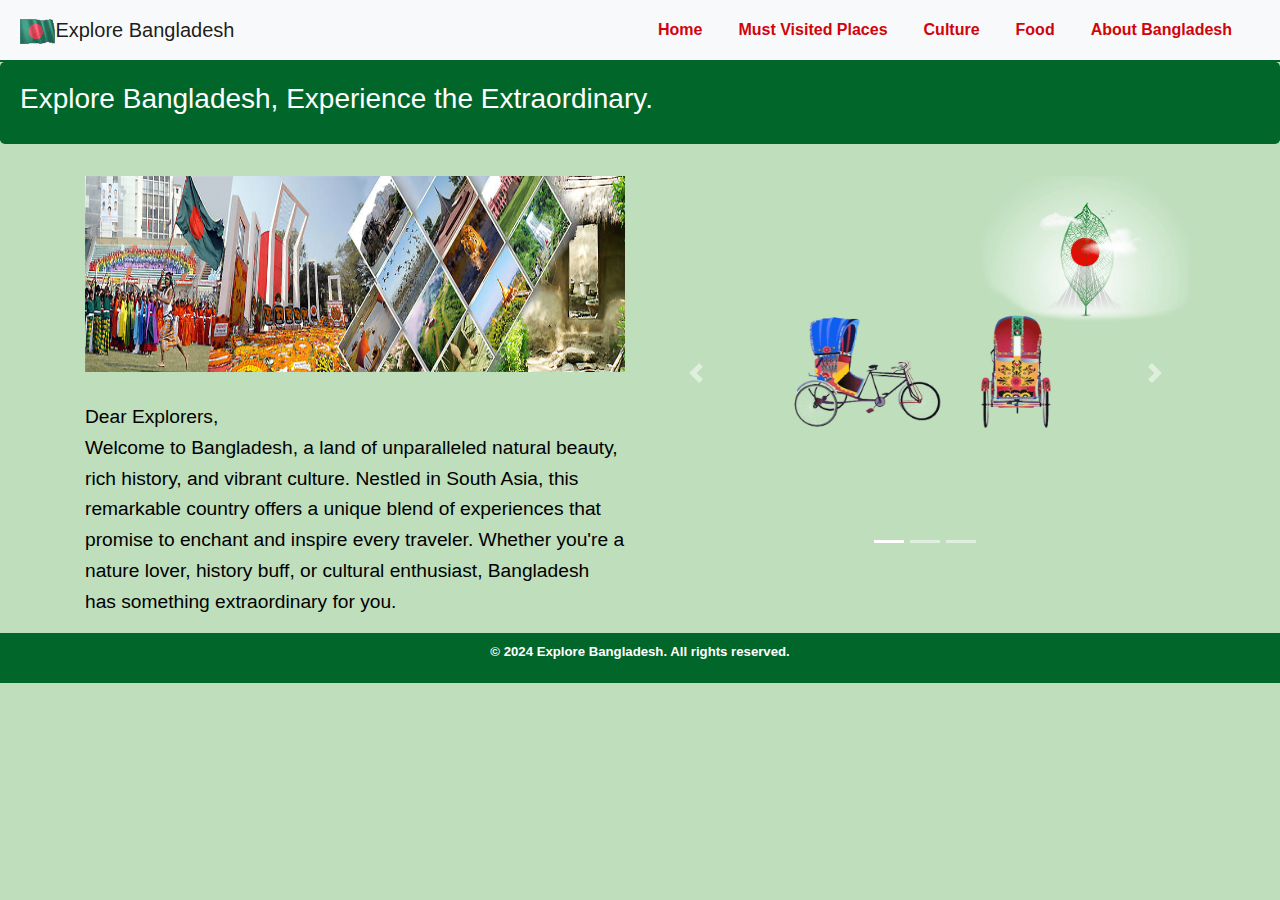
<file: index.html>
<!DOCTYPE html>
<html lang="en">
<head>
    <meta charset="UTF-8">
    <meta name="viewport" content="width=device-width, initial-scale=1.0">
    <title>Home - Explore Bangladesh</title>
    <link rel="stylesheet" href="https://maxcdn.bootstrapcdn.com/bootstrap/4.5.2/css/bootstrap.min.css">
    <link rel="stylesheet" href="styles.css">
</head>
<body>
    
    <!-- Include Navbar -->
    <nav class="navbar navbar-expand-lg navbar-light bg-light">
        <a class="navbar-brand" href="index.html">
            <img src="img/Bangladesh-xs.gif" alt="Logo" style="width: 15%; height: 15%;">Explore Bangladesh</a>
        <button class="navbar-toggler" type="button" data-toggle="collapse" data-target="#navbarNav" aria-controls="navbarNav" aria-expanded="false" aria-label="Toggle navigation">
            <span class="navbar-toggler-icon"></span>
        </button>
        <div class="collapse navbar-collapse" id="navbarNav">
            <ul class="navbar-nav ml-auto">
                <li class="nav-item">
                    <a id="homeLink" class="nav-link" href="index.html">Home</a>
                </li>
                <li class="nav-item">
                    <a class="nav-link" href="visite.html">Must Visited Places</a>
                </li>
                <li class="nav-item">
                    <a class="nav-link" href="culture.html">Culture</a>
                </li>
                <li class="nav-item">
                    <a class="nav-link" href="food.html">Food</a>
                </li>
                <li class="nav-item">
                    <a class="nav-link" href="about.html">About Bangladesh</a>
                </li>
            </ul>
        </div>
    </nav>

    <div class="jumbotron text-center">
        <h3>Explore Bangladesh, Experience the Extraordinary.</h3><br>
    </div>

    <div class="container">
        <div class="row">
            <div class="col-md-6">
                <p>
                    <img src="img/BANGLADESH.jpg" height="196px" width="100%" align="middle"/><br><br>
                    Dear Explorers,<br>
                    Welcome to Bangladesh, a land of unparalleled natural beauty, rich history, and vibrant culture. Nestled in South Asia, this remarkable country offers a unique blend of experiences that promise to enchant and inspire every traveler. Whether you're a nature lover, history buff, or cultural enthusiast, Bangladesh has something extraordinary for you.
                </p>
            </div>
            <div class="col-md-6">
                <div id="carouselExampleIndicators" class="carousel slide" data-ride="carousel" data-interval="1000">
                    <ol class="carousel-indicators">
                        <li data-target="#carouselExampleIndicators" data-slide-to="0" class="active"></li>
                        <li data-target="#carouselExampleIndicators" data-slide-to="1"></li>
                        <li data-target="#carouselExampleIndicators" data-slide-to="2"></li>
                    </ol>
                    <div class="carousel-inner">
                        <div class="carousel-item active">
                            <img class="d-block w-100" src="img/rickshaw(1).png" alt="First slide">
                        </div>
                        <div class="carousel-item">
                            <img class="d-block w-100" src="img/bangladeshi-old-baby-taxi-illustration-600nw-1706300836-removebg-preview.png" alt="Second slide">
                        </div>
                        <div class="carousel-item">
                            <img class="d-block w-100" src="img/doodle-watercolor-sketch-painting-london-symbol-red-bus-vector-illustration_88791-1879-removebg-preview.png" alt="Third slide">
                        </div>
                        <div class="carousel-item">
                            <img class="d-block w-100" src="img/old-vintage-truck-bangladesh_597133-274-removebg-preview.png" alt="Third slide">
                        </div>
                    </div>
                    <a class="carousel-control-prev" href="#carouselExampleIndicators" role="button" data-slide="prev">
                        <span class="carousel-control-prev-icon" aria-hidden="true"></span>
                        <span class="sr-only">Previous</span>
                    </a>
                    <a class="carousel-control-next" href="#carouselExampleIndicators" role="button" data-slide="next">
                        <span class="carousel-control-next-icon" aria-hidden="true"></span>
                        <span class="sr-only">Next</span>
                    </a>
                </div>
            </div>
        </div>
    </div>

    <!-- Footer -->
    <footer id="footer">
        <p><b>&copy; 2024 Explore Bangladesh. All rights reserved.</b></p>
    </footer>

    <!-- Optional JavaScript -->
    <script src="https://code.jquery.com/jquery-3.5.1.slim.min.js"></script>
    <script src="https://cdn.jsdelivr.net/npm/@popperjs/core@2.9.2/dist/umd/popper.min.js"></script>
    <script src="https://maxcdn.bootstrapcdn.com/bootstrap/4.5.2/js/bootstrap.min.js"></script>

    <!-- JavaScript for Autoplaying Audio on Home Link Click -->
    <script>
        document.addEventListener('DOMContentLoaded', function() {
            var homeLink = document.getElementById('homeLink');
            homeLink.addEventListener('click', function(event) {
                event.preventDefault(); // Prevent default link behavior
                var audio = new Audio('img/Amar_Sonar_Bangla_instrumental_by_US_Navy_Band.mp3');
                audio.play().then(function() {
                    console.log('Audio started playing');
                }).catch(function(error) {
                    console.log('Error starting audio: ' + error);
                });
            });
        });
    </script>

</body>
</html>
</file>
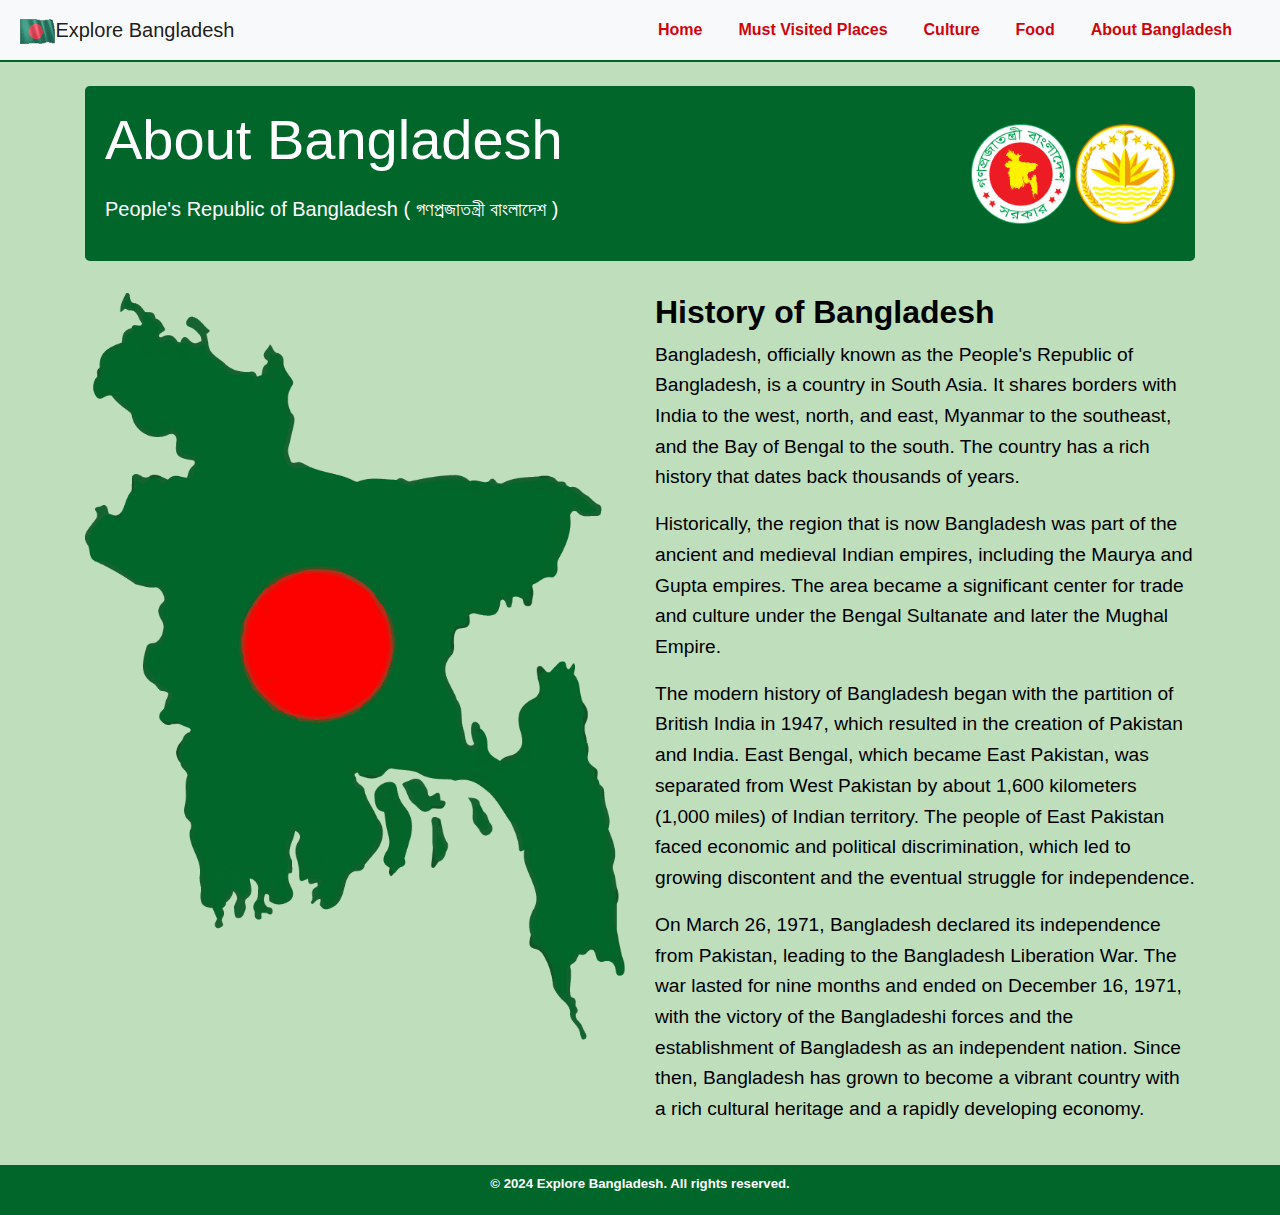
<file: about.html>
<!DOCTYPE html>
<html lang="en">
<head>
    <meta charset="UTF-8">
    <meta name="viewport" content="width=device-width, initial-scale=1.0">
    <title>About Bangladesh - Explore Bangladesh</title>
    <link rel="stylesheet" href="https://maxcdn.bootstrapcdn.com/bootstrap/4.5.2/css/bootstrap.min.css">
    <link rel="stylesheet" href="styles.css">
</head>
<body>
    
    <!-- Include Navbar -->
    <nav class="navbar navbar-expand-lg navbar-light bg-light">
        <a class="navbar-brand" href="index.html">
            <img src="img/Bangladesh-xs.gif" alt="Logo" style="width: 15%; height: 15%;">Explore Bangladesh</a>
        <button class="navbar-toggler" type="button" data-toggle="collapse" data-target="#navbarNav" aria-controls="navbarNav" aria-expanded="false" aria-label="Toggle navigation">
            <span class="navbar-toggler-icon"></span>
        </button>
        <div class="collapse navbar-collapse" id="navbarNav">
            <ul class="navbar-nav ml-auto">
                <li class="nav-item">
                    <a class="nav-link" href="index.html">Home</a>
                </li>
                <li class="nav-item">
                    <a class="nav-link" href="visite.html">Must Visited Places</a>
                </li>
                <li class="nav-item">
                    <a class="nav-link" href="culture.html">Culture</a>
                </li>
                <li class="nav-item">
                    <a class="nav-link" href="food.html">Food</a>
                </li>
                <li class="nav-item">
                    <a class="nav-link" href="about.html">About Bangladesh</a>
                </li>
            </ul>
        </div>
    </nav>

    <!-- About Bangladesh Section -->
    <div class="container mt-4">
        <div class="jumbotron custom-jumbotron d-flex align-items-center">
            <div>
                <h1 class="display-4">About Bangladesh</h1>
                <p class="lead">People's Republic of Bangladesh ( গণপ্রজাতন্ত্রী বাংলাদেশ )</p>
            </div>
            <div class="ml-auto">
                <img src="img/Government_Seal_of_Bangladesh.png" alt="Bangladesh Flag" style="width: 100px; height: 100px;">
                <img src="img/emblem.png" alt="Bangladesh Emblem" style="width: 100px; height: 100px;">
            </div>
        </div>

        <div class="row">
            <div class="col-md-6 mb-4">
                <img src="img/bd flag.png" class="img-fluid rounded" alt="Bangladesh Flag">
            </div>
            <div class="col-md-6 mb-4">
                <h2><b>History of Bangladesh</b></h2>
                <p>Bangladesh, officially known as the People's Republic of Bangladesh, is a country in South Asia. It shares borders with India to the west, north, and east, Myanmar to the southeast, and the Bay of Bengal to the south. The country has a rich history that dates back thousands of years.</p>
                <p>Historically, the region that is now Bangladesh was part of the ancient and medieval Indian empires, including the Maurya and Gupta empires. The area became a significant center for trade and culture under the Bengal Sultanate and later the Mughal Empire.</p>
                <p>The modern history of Bangladesh began with the partition of British India in 1947, which resulted in the creation of Pakistan and India. East Bengal, which became East Pakistan, was separated from West Pakistan by about 1,600 kilometers (1,000 miles) of Indian territory. The people of East Pakistan faced economic and political discrimination, which led to growing discontent and the eventual struggle for independence.</p>
                <p>On March 26, 1971, Bangladesh declared its independence from Pakistan, leading to the Bangladesh Liberation War. The war lasted for nine months and ended on December 16, 1971, with the victory of the Bangladeshi forces and the establishment of Bangladesh as an independent nation. Since then, Bangladesh has grown to become a vibrant country with a rich cultural heritage and a rapidly developing economy.</p>
            </div>
        </div>
    </div>

    <!-- Footer -->
    <footer id="footer">
        <p><b>&copy; 2024 Explore Bangladesh. All rights reserved.</b></p>
    </footer>

    <script src="https://code.jquery.com/jquery-3.5.1.slim.min.js"></script>
    <script src="https://cdn.jsdelivr.net/npm/@popperjs/core@2.9.2/dist/umd/popper.min.js"></script>
    <script src="https://maxcdn.bootstrapcdn.com/bootstrap/4.5.2/js/bootstrap.min.js"></script>
</body>
</html>
</file>
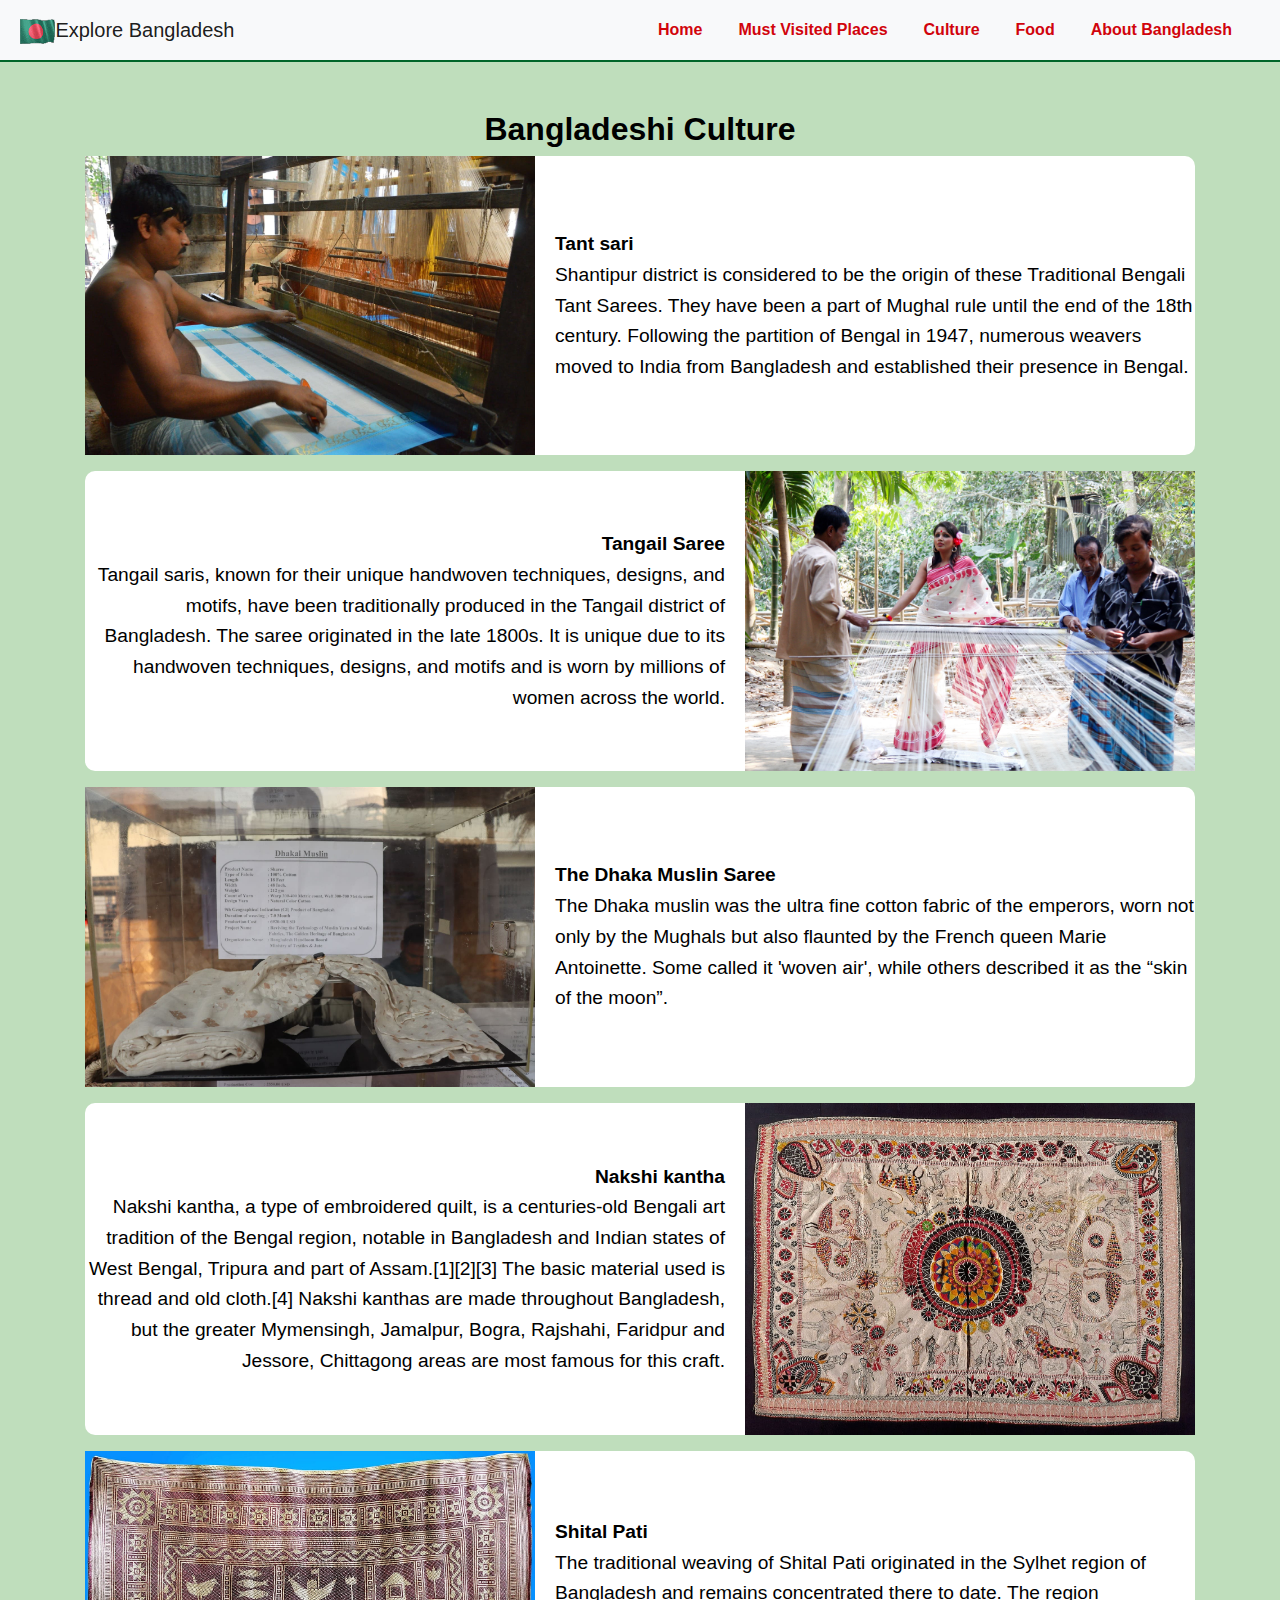
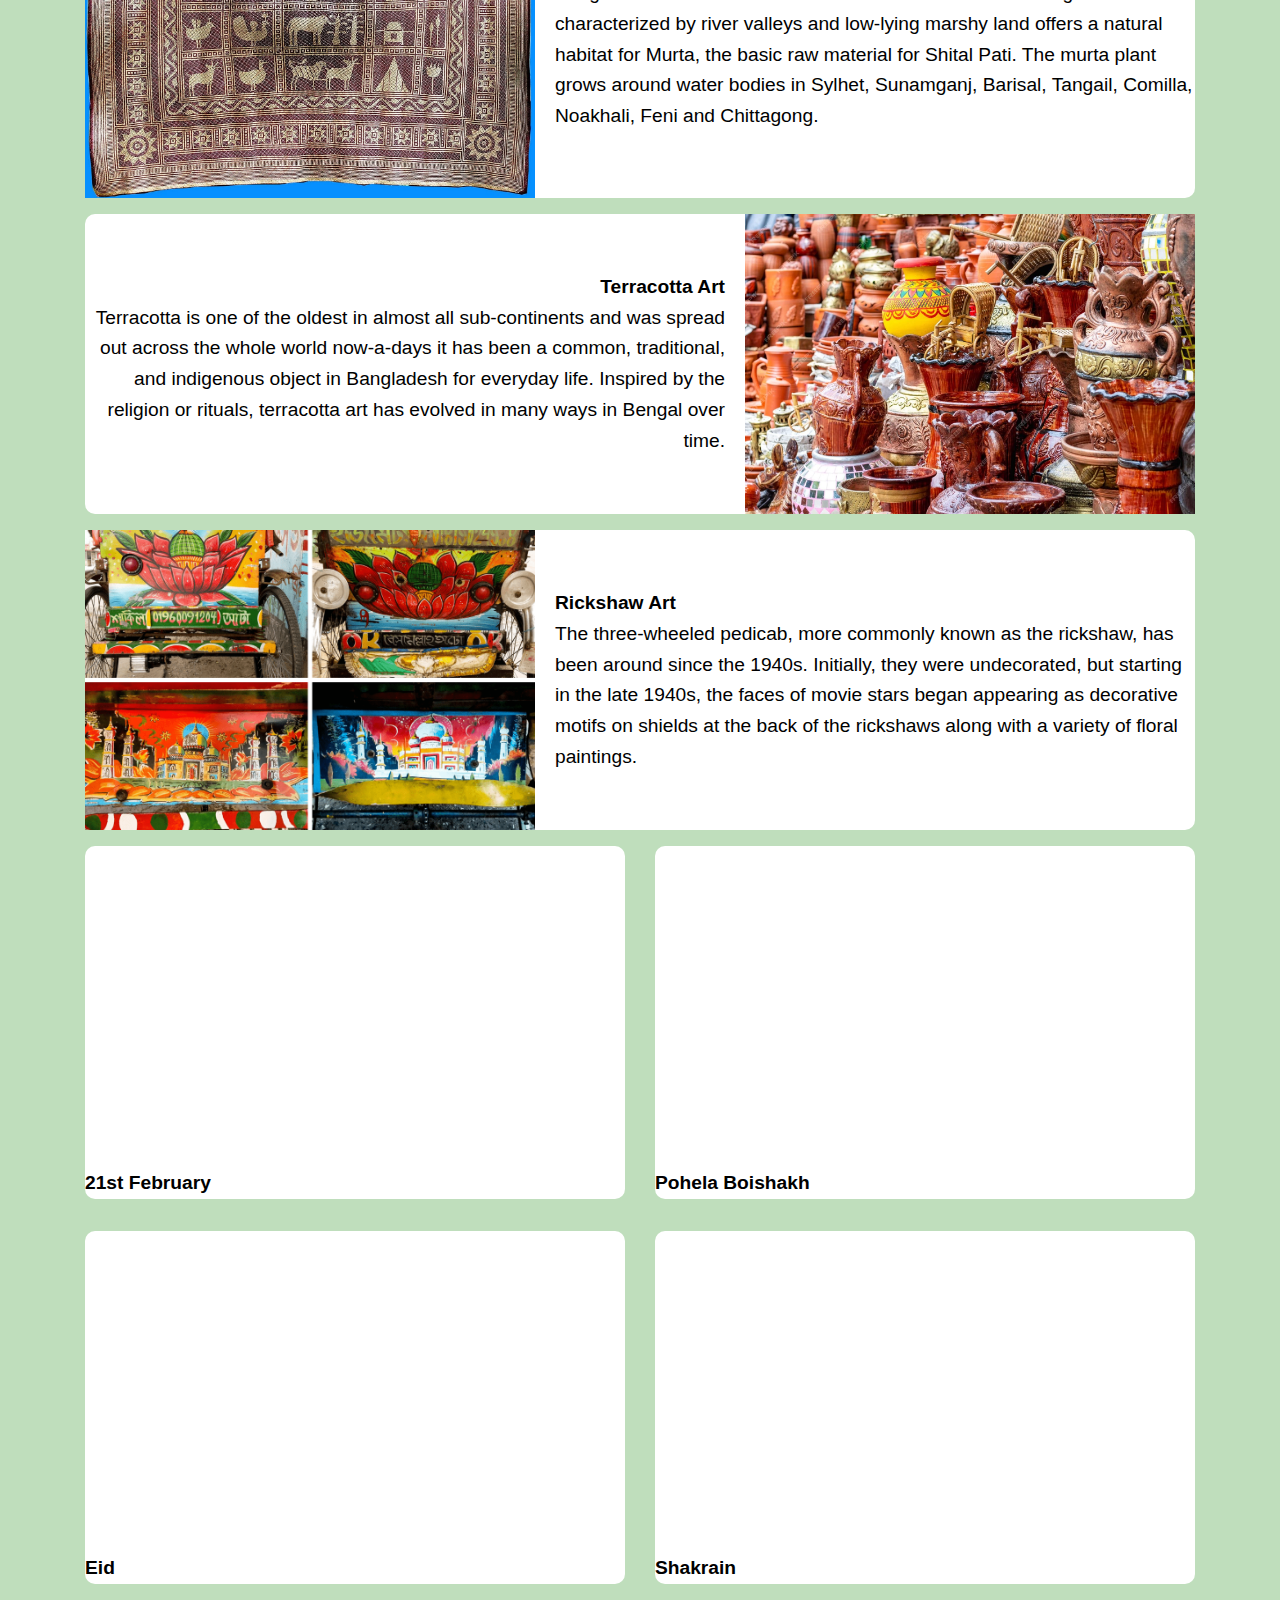
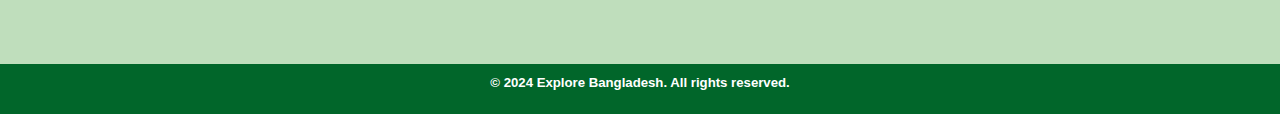
<file: culture.html>
<!DOCTYPE html>
<html lang="en">
<head>
    <meta charset="UTF-8">
    <meta name="viewport" content="width=device-width, initial-scale=1.0">
    <title>Must Visited Places - Explore Bangladesh</title>
    <link rel="stylesheet" href="https://maxcdn.bootstrapcdn.com/bootstrap/4.5.2/css/bootstrap.min.css">
    <link rel="stylesheet" href="styles.css">
</head>
<body>
    
    <!-- Include Navbar -->
    <nav class="navbar navbar-expand-lg navbar-light bg-light">
        <a class="navbar-brand" href="index.html">
            <img src="img/Bangladesh-xs.gif" alt="Logo" style="width: 15%; height: 15%;">Explore Bangladesh</a>
        <button class="navbar-toggler" type="button" data-toggle="collapse" data-target="#navbarNav" aria-controls="navbarNav" aria-expanded="false" aria-label="Toggle navigation">
            <span class="navbar-toggler-icon"></span>
        </button>
        <div class="collapse navbar-collapse" id="navbarNav">
            <ul class="navbar-nav ml-auto">
                <li class="nav-item">
                    <a class="nav-link" href="index.html">Home</a>
                </li>
                <li class="nav-item">
                    <a class="nav-link" href="visite.html">Must Visited Places</a>
                </li>
                <li class="nav-item">
                    <a class="nav-link" href="culture.html">Culture</a>
                </li>
                <li class="nav-item">
                    <a class="nav-link" href="food.html">Food</a>
                </li>
                <li class="nav-item">
                    <a class="nav-link" href="about.html">About Bangladesh</a>
                </li>
            </ul>
        </div>
    </nav>

    <div class="container mt-5">
        <h2 class="text-center"><b>Bangladeshi Culture</b></h2>
        <div class="row">
            <!-- Card 1 -->
            <div class="col-md-12 mb-3">
                <div class="card1">
                    <div class="card-body1">
                        <img src="img/WhatsApp Image 2024-07-13 at 04.07.13_9842c0fd.jpg" alt="Tant sari">
                        <div style="text-align: left; padding-left: 20px;">
                            <p><b>Tant sari</b></p>
                            <p>Shantipur district is considered to be the origin of these Traditional Bengali Tant Sarees. They have been a part of Mughal rule until the end of the 18th century. Following the partition of Bengal in 1947, numerous weavers moved to India from Bangladesh and established their presence in Bengal.</p>
                        </div>
                    </div>
                </div>
            </div>
            <!-- Card 2 -->
            <div class="col-md-12 mb-3">
                <div class="card1">
                    <div class="card-body1">
                        <div style="text-align: right; padding-right: 20px;">
                            <p><b>Tangail Saree</b></p>
                            <p>Tangail saris, known for their unique handwoven techniques, designs, and motifs, have been traditionally produced in the Tangail district of Bangladesh. The saree originated in the late 1800s. It is unique due to its handwoven techniques, designs, and motifs and is worn by millions of women across the world.</p>
                        </div>
                        <img src="img/zk_26032009_tangail_saree_0014.webp" alt="Tangail Saree">
                    </div>
                </div>
            </div>
            <!-- Card 3 -->
            <div class="col-md-12 mb-3">
                <div class="card1">
                    <div class="card-body1">
                        <img src="img/WhatsApp Image 2024-07-13 at 04.10.25_13da65ef.jpg" alt="Dhaka Muslin Saree">
                        <div style="text-align: left; padding-left: 20px;">
                            <p><b>The Dhaka Muslin Saree</b></p>
                            <p>The Dhaka muslin was the ultra fine cotton fabric of the emperors, worn not only by the Mughals but also flaunted by the French queen Marie Antoinette. Some called it 'woven air', while others described it as the “skin of the moon”.</p>
                        </div>
                    </div>
                </div>
            </div>
            <!-- Card 4 -->
            <div class="col-md-12 mb-3">
                <div class="card1">
                    <div class="card-body1">
                        <div style="text-align: right; padding-right: 20px;">
                            <p><b>Nakshi kantha</b></p>
                            <p>Nakshi kantha, a type of embroidered quilt, is a centuries-old Bengali art tradition of the Bengal region, notable in Bangladesh and Indian states of West Bengal, Tripura and part of Assam.[1][2][3] The basic material used is thread and old cloth.[4] Nakshi kanthas are made throughout Bangladesh, but the greater Mymensingh, Jamalpur, Bogra, Rajshahi, Faridpur and Jessore, Chittagong areas are most famous for this craft.</p>
                        </div>
                        <img src="img/WhatsApp Image 2024-07-13 at 04.06.16_06a5f768.jpg" alt="Nakshi kantha">
                    </div>
                </div>
            </div>
            <!-- Card 5 -->
            <div class="col-md-12 mb-3">
                <div class="card1">
                    <div class="card-body1">
                        <img src="img/WhatsApp Image 2024-07-13 at 04.06.16_eb03fa18.jpg" alt="Shital Pati">
                        <div style="text-align: left; padding-left: 20px;">
                            <p><b>Shital Pati</b></p>
                            <p>The traditional weaving of Shital Pati originated in the Sylhet region of Bangladesh and remains concentrated there to date. The region characterized by river valleys and low-lying marshy land offers a natural habitat for Murta, the basic raw material for Shital Pati. The murta plant grows around water bodies in Sylhet, Sunamganj, Barisal, Tangail, Comilla, Noakhali, Feni and Chittagong.</p>
                        </div>
                    </div>
                </div>
            </div>
            <!-- Card 6 -->
            <div class="col-md-12 mb-3">
                <div class="card1">
                    <div class="card-body1">
                        <div style="text-align: right; padding-right: 20px;">
                            <p><b>Terracotta Art</b></p>
                            <p>Terracotta is one of the oldest in almost all sub-continents and was spread out across the whole world now-a-days it has been a common, traditional, and indigenous object in Bangladesh for everyday life. Inspired by the religion or rituals, terracotta art has evolved in many ways in Bengal over time.</p>
                        </div>
                        <img src="img/WhatsApp Image 2024-07-13 at 04.06.15_9a9e3561.jpg" alt="Terracotta Art">
                    </div>
                </div>
            </div>
            <!-- Card 7 -->
            <div class="col-md-12 mb-3">
                <div class="card1">
                    <div class="card-body1">
                        <img src="img/RA58-1024x682.png" alt="Rickshaw Art">
                        <div style="text-align: left; padding-left: 20px;">
                            <p><b>Rickshaw Art</b></p>
                            <p>The three-wheeled pedicab, more commonly known as the rickshaw, has been around since the 1940s. Initially, they were undecorated, but starting in the late 1940s, the faces of movie stars began appearing as decorative motifs on shields at the back of the rickshaws along with a variety of floral paintings.</p>
                        </div>
                    </div>
                </div>
            </div>
            <!-- Card 8 -->
            <div class="col-md-6 mb-3">
                <div class="card1 mb-3">
                    <iframe width="540" height="315" src="https://www.youtube.com/embed/raRy1K57O0E?si=Ts4tp_UCmoAT7X_v" title="YouTube video player" frameborder="0" allow="accelerometer; autoplay; clipboard-write; encrypted-media; gyroscope; picture-in-picture; web-share" referrerpolicy="strict-origin-when-cross-origin" allowfullscreen></iframe>
                    <div class="card-body1">
                        <p class="card-text1" style="text-align: center;"><b>21st February</b>
                    </div>
                </div>
            </div>
            <!-- Card 9 -->
            <div class="col-md-6 mb-3">
                <div class="card1 mb-3">
                    <iframe width="540" height="315" src="https://www.youtube.com/embed/qmjQnSvy5Mc?si=YOTKvTVhWVlOL6i5" title="YouTube video player" frameborder="0" allow="accelerometer; autoplay; clipboard-write; encrypted-media; gyroscope; picture-in-picture; web-share" referrerpolicy="strict-origin-when-cross-origin" allowfullscreen></iframe>
                    <div class="card-body1">
                        <p class="card-text1" style="text-align: center;"><b>Pohela Boishakh</b>
                    </div>
                </div>
            </div>
            <!-- Card 10 -->
            <div class="col-md-6 mb-3">
                <div class="card1 mb-3">
                    <iframe width="540" height="315" src="https://www.youtube.com/embed/5VY2JxafXuI?si=fTYVNS_FmzvHl5kG" title="YouTube video player" frameborder="0" allow="accelerometer; autoplay; clipboard-write; encrypted-media; gyroscope; picture-in-picture; web-share" referrerpolicy="strict-origin-when-cross-origin" allowfullscreen></iframe>
                    <div class="card-body1">
                        <p class="card-text1" style="text-align: center;"><b>Eid</b>
                    </div>
                </div>
            </div>
            <!-- Card 11 -->
            <div class="col-md-6 mb-3">
                <div class="card1 mb-3">
                    <iframe width="540" height="315" src="https://www.youtube.com/embed/czwMHgQHOwI?si=HrKUFyPIBMufOdTH" title="YouTube video player" frameborder="0" allow="accelerometer; autoplay; clipboard-write; encrypted-media; gyroscope; picture-in-picture; web-share" referrerpolicy="strict-origin-when-cross-origin" allowfullscreen></iframe>
                    <div class="card-body1">
                        <p class="card-text1" style="text-align: center;"><b>Shakrain</b>
                    </div>
                </div>
            </div>
        </div>
    </div>

    <!-- Footer -->
    <footer id="footer" class="text-center mt-5">
        <p><b>&copy; 2024 Explore Bangladesh. All rights reserved.</b></p>
    </footer>

    <!-- Optional JavaScript -->
    <script src="https://code.jquery.com/jquery-3.5.1.slim.min.js"></script>
    <script src="https://cdn.jsdelivr.net/npm/@popperjs/core@2.9.2/dist/umd/popper.min.js"></script>
    <script src="https://maxcdn.bootstrapcdn.com/bootstrap/4.5.2/js/bootstrap.min.js"></script>
</body>
</html>
</file>
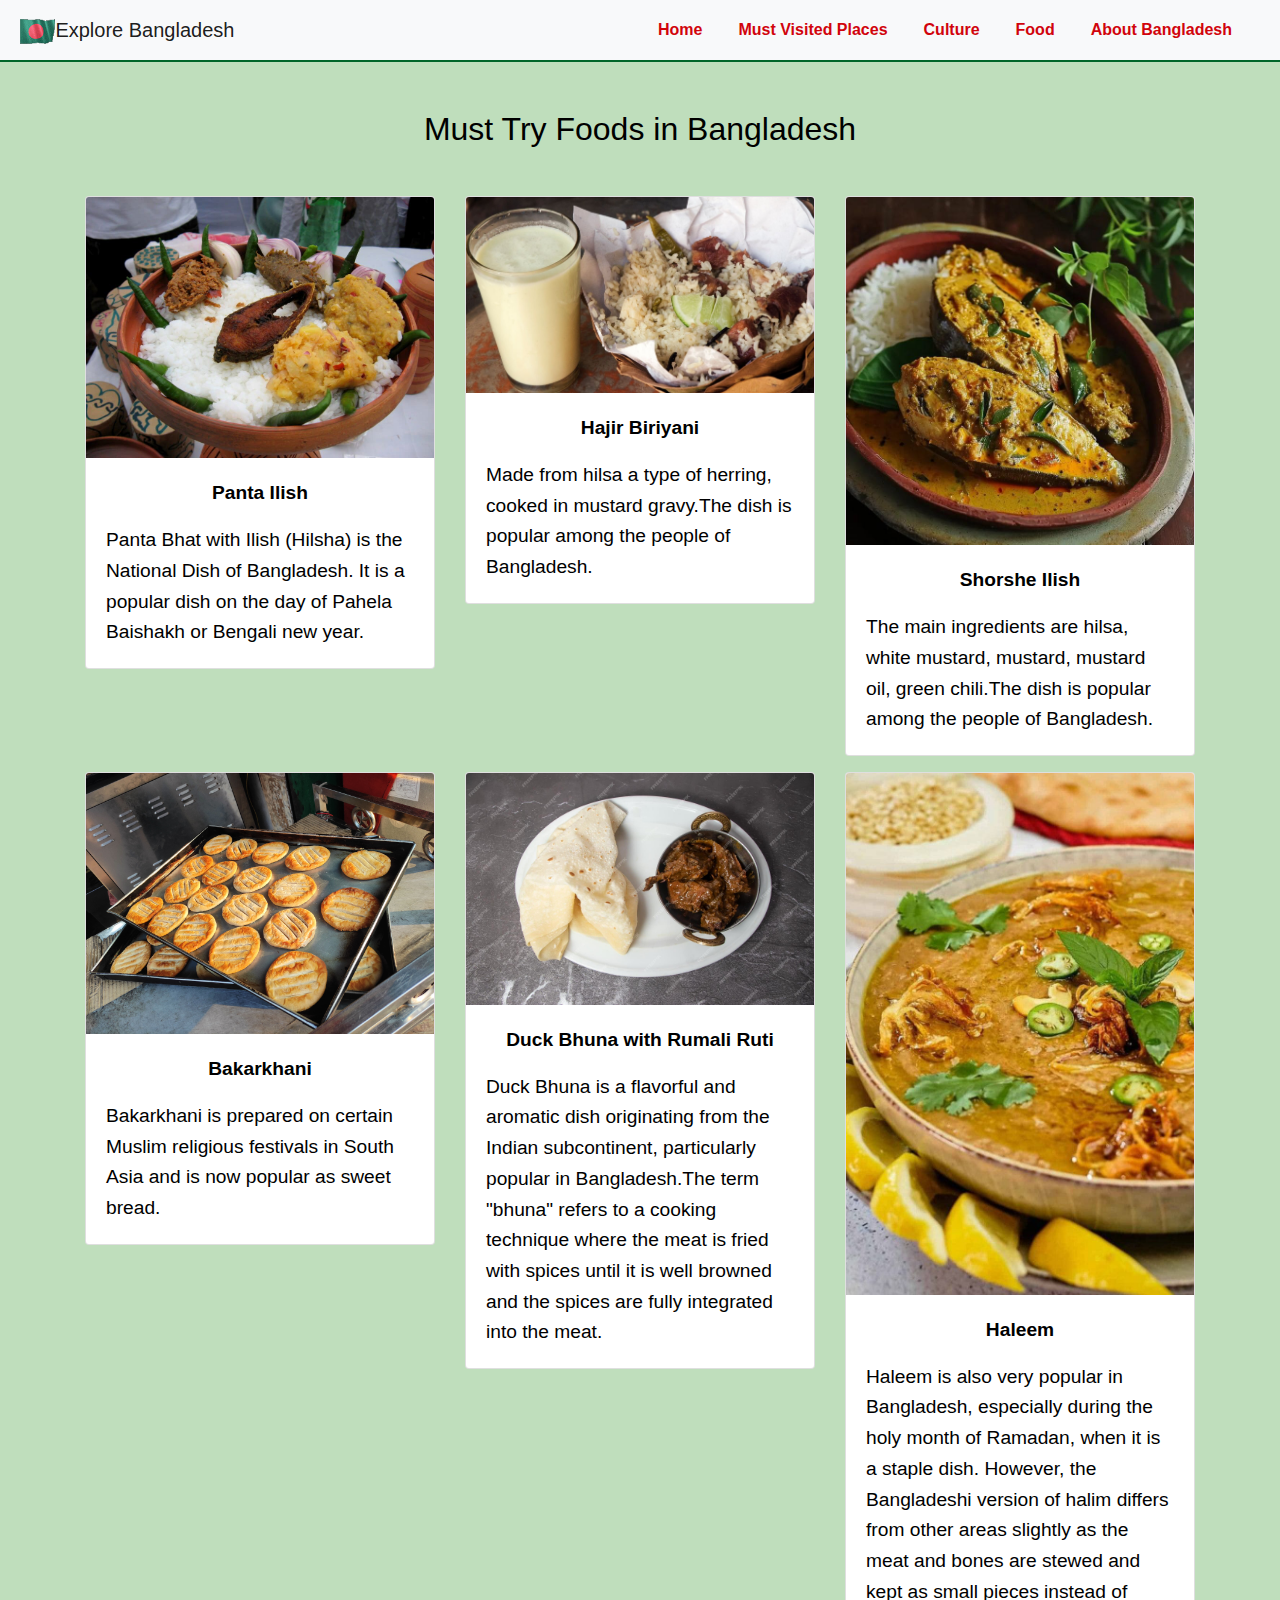
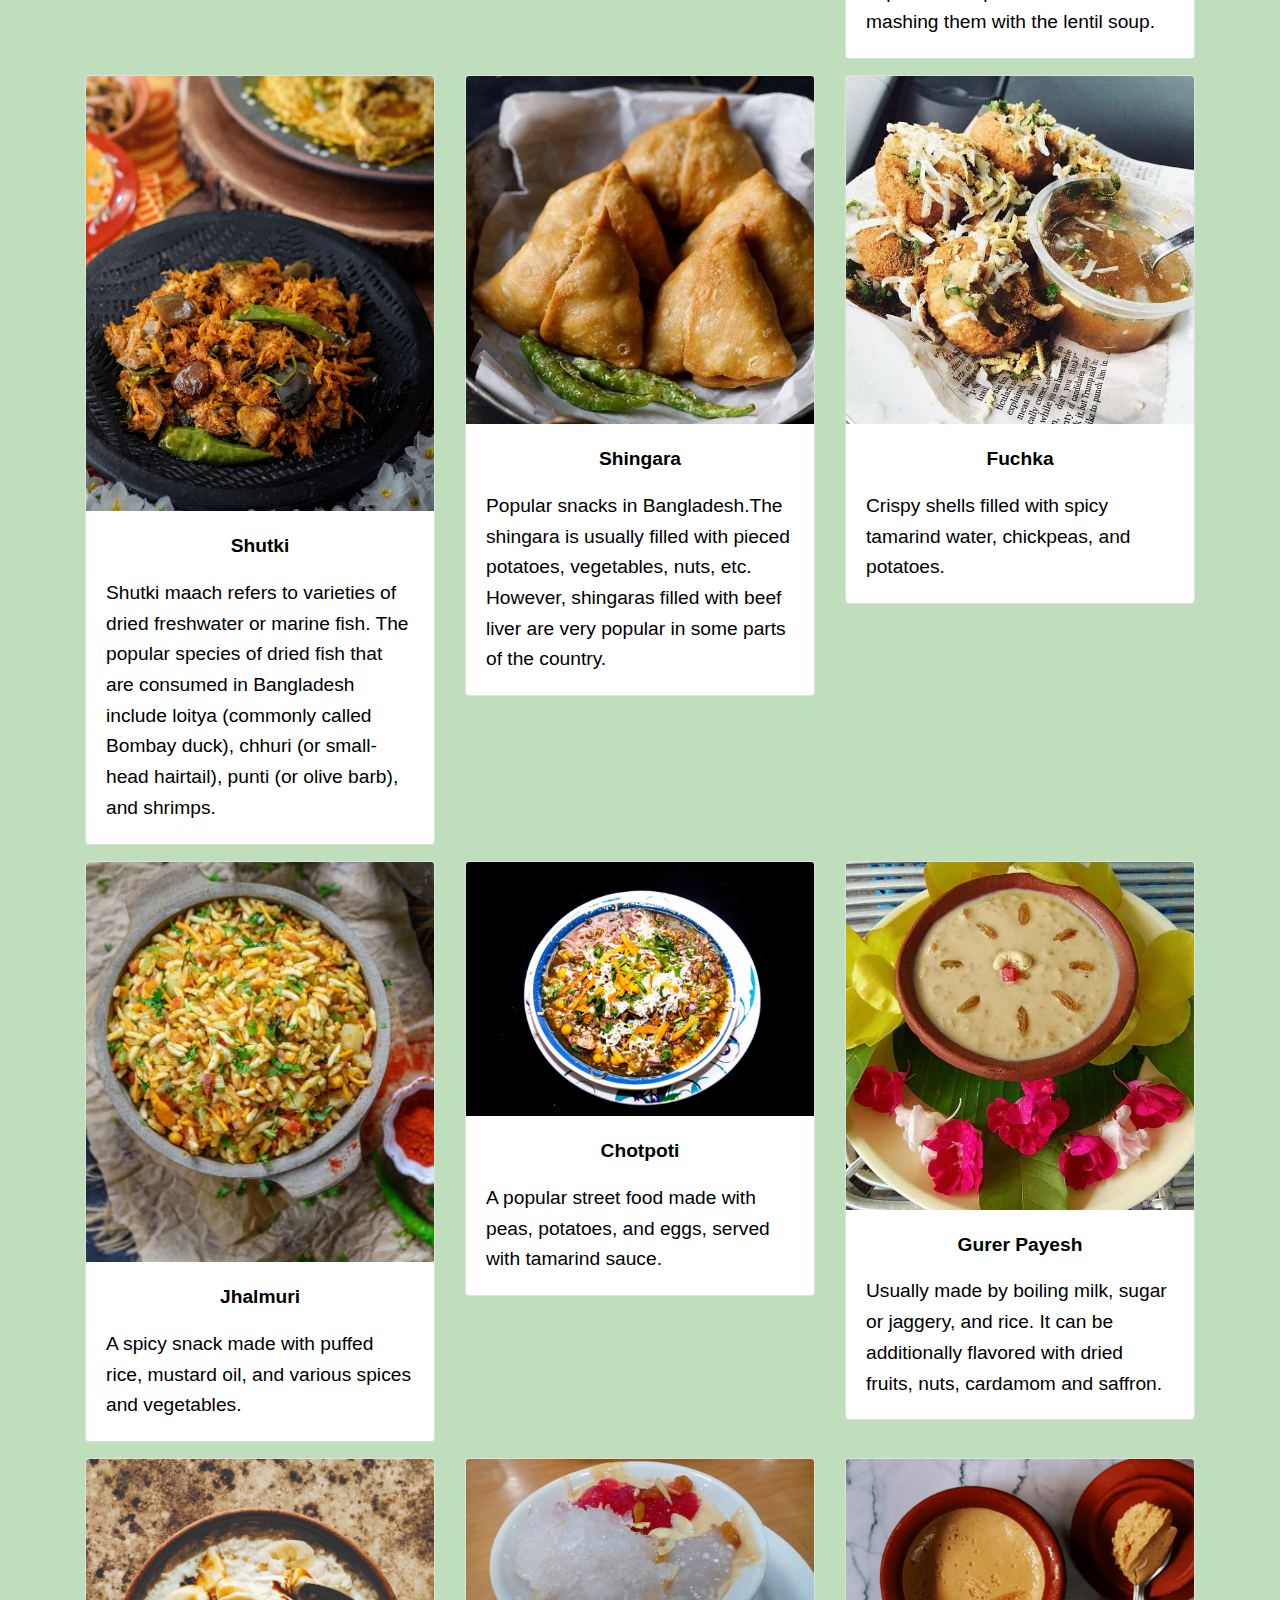
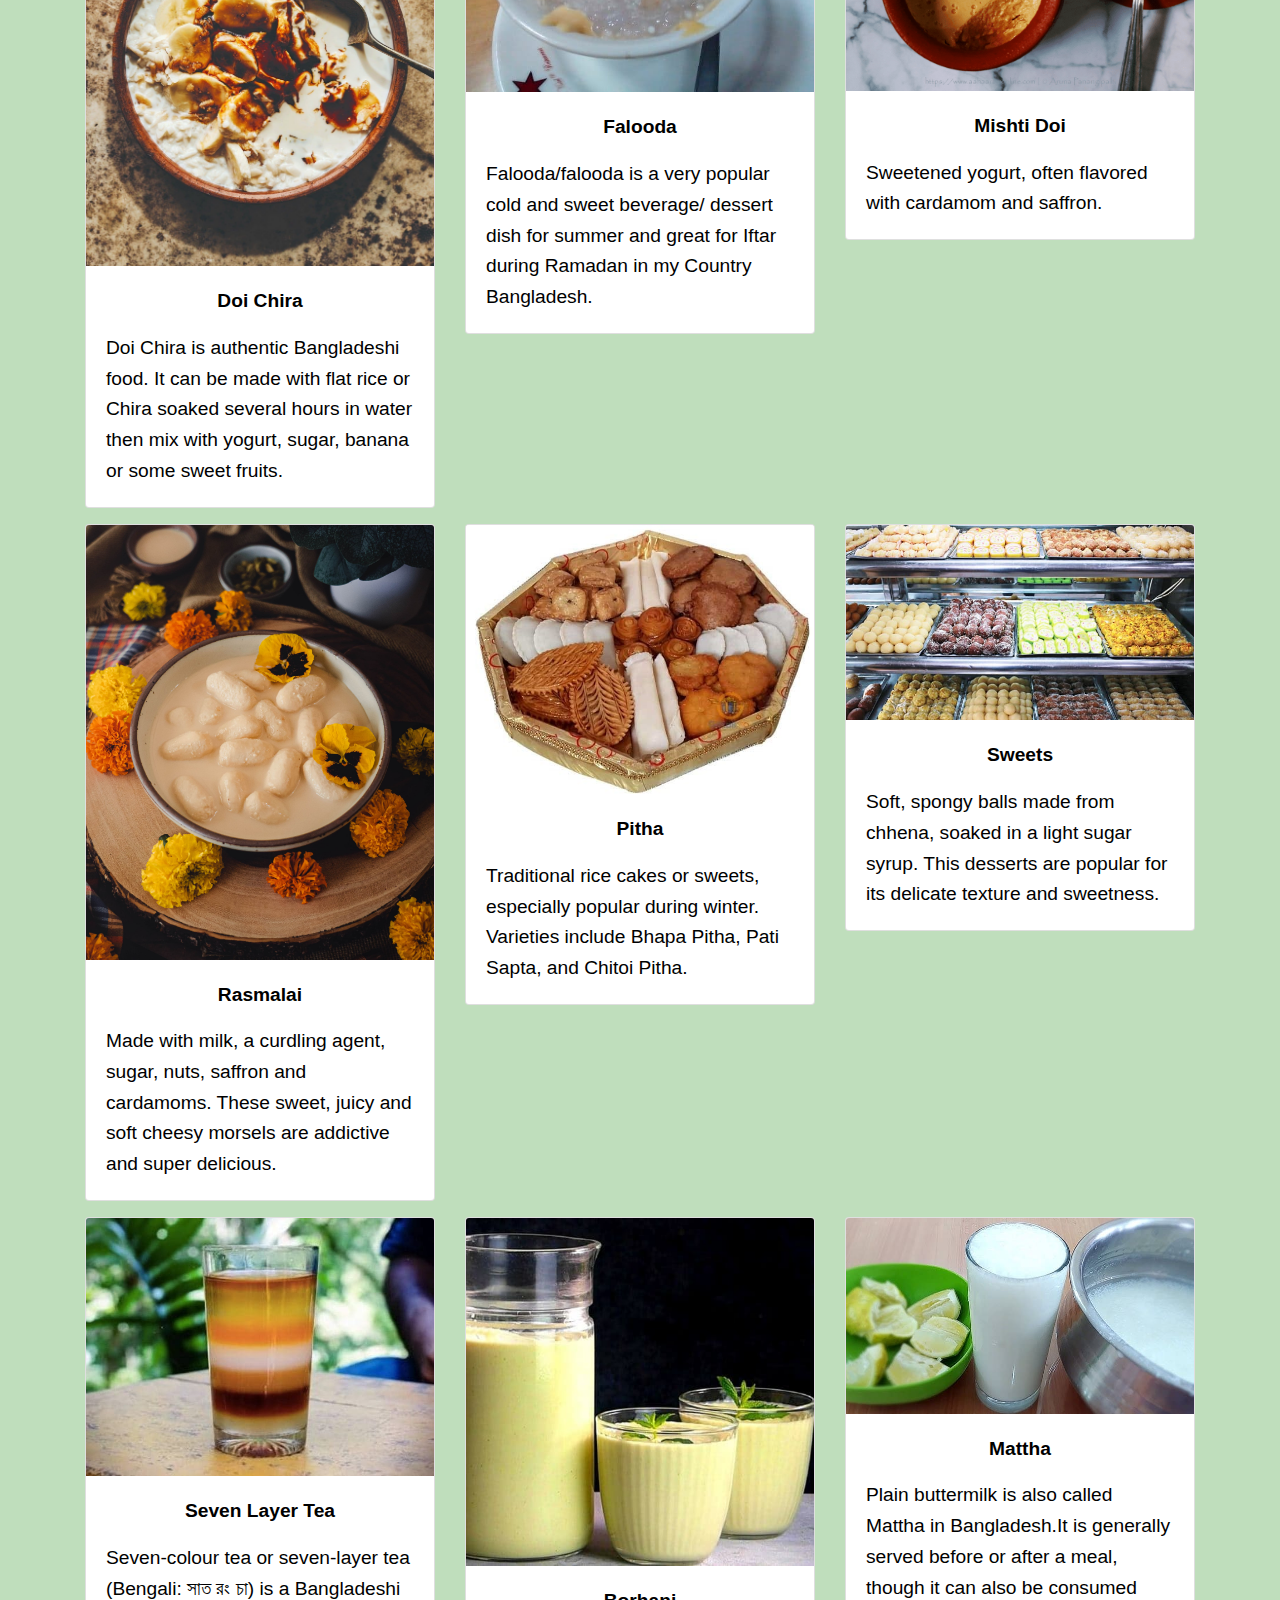
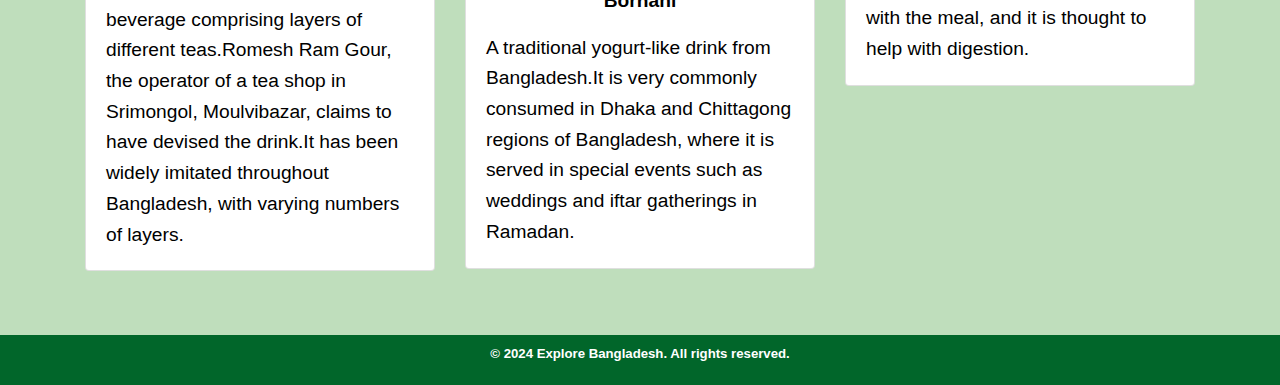
<file: food.html>
<!DOCTYPE html>
<html lang="en">
<head>
    <meta charset="UTF-8">
    <meta name="viewport" content="width=device-width, initial-scale=1.0">
    <title>Must Eat Foods - Explore Bangladesh</title>
    <link rel="stylesheet" href="https://maxcdn.bootstrapcdn.com/bootstrap/4.5.2/css/bootstrap.min.css">
    <link rel="stylesheet" href="styles.css">
</head>
<body>
    
    <!-- Include Navbar -->
    <nav class="navbar navbar-expand-lg navbar-light bg-light">
        <a class="navbar-brand" href="index.html">
            <img src="img/Bangladesh-xs.gif" alt="Logo" style="width: 15%; height: 15%;">Explore Bangladesh</a>
        <button class="navbar-toggler" type="button" data-toggle="collapse" data-target="#navbarNav" aria-controls="navbarNav" aria-expanded="false" aria-label="Toggle navigation">
            <span class="navbar-toggler-icon"></span>
        </button>
        <div class="collapse navbar-collapse" id="navbarNav">
            <ul class="navbar-nav ml-auto">
                <li class="nav-item">
                    <a class="nav-link" href="index.html">Home</a>
                </li>
                <li class="nav-item">
                    <a class="nav-link" href="visite.html">Must Visited Places</a>
                </li>
                <li class="nav-item">
                    <a class="nav-link" href="culture.html">Culture</a>
                </li>
                <li class="nav-item">
                    <a class="nav-link" href="food.html">Food</a>
                </li>
                <li class="nav-item">
                    <a class="nav-link" href="about.html">About Bangladesh</a>
                </li>
            </ul>
        </div>
    </nav>

    <div class="container mt-5">
        <h2 class="text-center">Must Try Foods in Bangladesh</h2>
        
        <!-- Must Have Foods Section -->
        <div class="section mt-5">
            <div class="row">
                <div class="col-md-4">
                    <div class="card mb-3">
                        <img src="img/panta ilish.jpg" class="card-img-top" alt="Must Have Food 1">
                        <div class="card-body">
                            <p class="card-text" style="text-align: center;"><b>Panta Ilish</b>
                            <p class="card-text">Panta Bhat with Ilish (Hilsha) is the National Dish of Bangladesh. It is a popular dish on the day of Pahela Baishakh or Bengali new year.</p>
                        </div>
                    </div>
                </div>
                <div class="col-md-4">
                    <div class="card mb-3">
                        <img src="img/biriyani.jpg" class="card-img-top" alt="Must Have Food 2">
                        <div class="card-body">
                            <p class="card-text" style="text-align: center;"><b>Hajir Biriyani</b>
                            <p class="card-text">Made from hilsa a type of herring, cooked in mustard gravy.The dish is popular among the people of Bangladesh.</p>
                        </div>
                    </div>
                </div>
                <div class="col-md-4">
                    <div class="card mb-3">
                        <img src="img/ilish.jpeg" class="card-img-top" alt="Must Have Food 3">
                        <div class="card-body">
                            <p class="card-text" style="text-align: center;"><b>Shorshe Ilish</b>
                            <p class="card-text">The main ingredients are hilsa, white mustard, mustard, mustard oil, green chili.The dish is popular among the people of Bangladesh.</p>
                        </div>
                    </div>
                </div>
                <div class="col-md-4">
                    <div class="card mb-3">
                        <img src="img/bakarkhani.jpg" class="card-img-top" alt="Must Have Food 4">
                        <div class="card-body">
                            <p class="card-text" style="text-align: center;"><b>Bakarkhani</b>
                            <p class="card-text">Bakarkhani is prepared on certain Muslim religious festivals in South Asia and is now popular as sweet bread.</p>
                        </div>
                    </div>
                </div>
                <div class="col-md-4">
                    <div class="card mb-3">
                        <img src="img/hash.jpg" class="card-img-top" alt="Must Have Food 5">
                        <div class="card-body">
                            <p class="card-text" style="text-align: center;"><b>Duck Bhuna with Rumali Ruti </b>
                            <p class="card-text">Duck Bhuna is a flavorful and aromatic dish originating from the Indian subcontinent, particularly popular in Bangladesh.The term "bhuna" refers to a cooking technique where the meat is fried with spices until it is well browned and the spices are fully integrated into the meat.</p>
                        </div>
                    </div>
                </div>
                <div class="col-md-4">
                    <div class="card mb-3">
                        <img src="img/haleem.jpeg" class="card-img-top" alt="Must Have Food 5">
                        <div class="card-body">
                            <p class="card-text" style="text-align: center;"><b>Haleem </b>
                            <p class="card-text">Haleem is also very popular in Bangladesh, especially during the holy month of Ramadan, when it is a staple dish. However, the Bangladeshi version of halim differs from other areas slightly as the meat and bones are stewed and kept as small pieces instead of mashing them with the lentil soup.</p>
                        </div>
                    </div>
                </div>
                <div class="col-md-4">
                    <div class="card mb-3">
                        <img src="img/shutki.jpg" class="card-img-top" alt="Must Have Food 6">
                        <div class="card-body">
                            <p class="card-text" style="text-align: center;"><b>Shutki </b>
                            <p class="card-text">Shutki maach refers to varieties of dried freshwater or marine fish. The popular species of dried fish that are consumed in Bangladesh include loitya (commonly called Bombay duck), chhuri (or small-head hairtail), punti (or olive barb), and shrimps.</p>
                        </div>
                    </div>
                </div>
                 <div class="col-md-4">
                    <div class="card mb-3">
                        <img src="img/shingara.jpeg" class="card-img-top" alt="Must Have Food 7">
                        <div class="card-body">
                            <p class="card-text" style="text-align: center;"><b>Shingara</b>
                            <p class="card-text">Popular snacks in Bangladesh.The shingara is usually filled with pieced potatoes, vegetables, nuts, etc. However, shingaras filled with beef liver are very popular in some parts of the country.</p>
                        </div>
                    </div>
                </div>
                <div class="col-md-4">
                    <div class="card mb-3">
                        <img src="img/fuchka.jpg" class="card-img-top" alt="Street Food 1">
                        <div class="card-body">
                            <p class="card-text" style="text-align: center;"><b>Fuchka</b>
                         <p class="card-text">Crispy shells filled with spicy tamarind water, chickpeas, and potatoes.</p>
                        </div>
                    </div>
                </div>
                            <div class="col-md-4">
                    <div class="card mb-3">
                        <img src="img/muri.jpeg" class="card-img-top" alt="Street Food 2">
                        <div class="card-body">
                            <p class="card-text" style="text-align: center;"><b>Jhalmuri</b>
                            <p class="card-text">A spicy snack made with puffed rice, mustard oil, and various spices and vegetables.</p>
                        </div>
                    </div>
                </div>
                <div class="col-md-4">
                    <div class="card mb-3">
                        <img src="img/chotpoti.jpg" class="card-img-top" alt="Street Food 3">
                        <div class="card-body">
                            <p class="card-text" style="text-align: center;"><b>Chotpoti</b>
                            <p class="card-text">A popular street food made with peas, potatoes, and eggs, served with tamarind sauce.</p>
                        </div>
                    </div>
                </div>
        
                <div class="col-md-4">
                    <div class="card mb-3">
                        <img src="img/payesh.jpeg" class="card-img-top" alt="Dessert 1">
                        <div class="card-body">
                            <p class="card-text" style="text-align: center;"><b>Gurer Payesh</b>
                            <p class="card-text">Usually made by boiling milk, sugar or jaggery, and rice. It can be additionally flavored with dried fruits, nuts, cardamom and saffron. </p>
                        </div>
                    </div>
                </div>
                <div class="col-md-4">
                    <div class="card mb-3">
                        <img src="img/Doi+Chira.jpg" class="card-img-top" alt="Dessert 1">
                        <div class="card-body">
                            <p class="card-text" style="text-align: center;"><b>Doi Chira</b>
                            <p class="card-text">Doi Chira is authentic Bangladeshi food. It can be made with flat rice or Chira soaked several hours in water then mix with yogurt, sugar, banana or some sweet fruits. </p>
                        </div>
                    </div>
                </div>
                <div class="col-md-4">
                    <div class="card mb-3">
                        <img src="img/faluda.jpg" class="card-img-top" alt="Dessert 1">
                        <div class="card-body">
                            <p class="card-text" style="text-align: center;"><b>Falooda</b>
                            <p class="card-text">Falooda/falooda is a very popular cold and sweet beverage/ dessert dish for summer and great for Iftar during Ramadan in my Country Bangladesh. </p>
                        </div>
                    </div>
                </div>
                <div class="col-md-4">
                    <div class="card mb-3">
                        <img src="img/doi.png" class="card-img-top" alt="Dessert 1">
                        <div class="card-body">
                            <p class="card-text" style="text-align: center;"><b>Mishti Doi</b>
                            <p class="card-text">Sweetened yogurt, often flavored with cardamom and saffron.</p>
                        </div>
                    </div>
                </div>
                 <div class="col-md-4">
                    <div class="card mb-3">
                        <img src="img/roshmalai.jpg" class="card-img-top" alt="Dessert 1">
                        <div class="card-body">
                            <p class="card-text" style="text-align: center;"><b>Rasmalai</b>
                            <p class="card-text">Made with milk, a curdling agent, sugar, nuts, saffron and cardamoms. These sweet, juicy and soft cheesy morsels are addictive and super delicious.</p>
                        </div>
                    </div>
                </div>
                <div class="col-md-4">
                    <div class="card mb-3">
                        <img src="img/pitha.jpg" class="card-img-top" alt="Dessert 2">
                        <div class="card-body">
                            <p class="card-text" style="text-align: center;"><b>Pitha</b>
                            <p class="card-text">Traditional rice cakes or sweets, especially popular during winter. Varieties include Bhapa Pitha, Pati Sapta, and Chitoi Pitha.</p>
                        </div>
                    </div>
                </div>
                <div class="col-md-4">
                    <div class="card mb-3">
                        <img src="img/sweet.jpg" class="card-img-top" alt="Dessert 3">
                        <div class="card-body">
                            <p class="card-text" style="text-align: center;"><b>Sweets</b>
                            <p class="card-text">Soft, spongy balls made from chhena, soaked in a light sugar syrup. This desserts are popular for its delicate texture and sweetness.</p>
                        </div>
                    </div>
                </div>
                <div class="col-md-4">
                    <div class="card mb-3">
                        <img src="img/7tea.jpg" class="card-img-top" alt="Dessert 3">
                        <div class="card-body">
                            <p class="card-text" style="text-align: center;"><b>Seven Layer Tea</b>
                            <p class="card-text">Seven-colour tea or seven-layer tea (Bengali: সাত রং চা) is a Bangladeshi beverage comprising layers of different teas.Romesh Ram Gour, the operator of a tea shop in Srimongol, Moulvibazar, claims to have devised the drink.It has been widely imitated throughout Bangladesh, with varying numbers of layers.</p>
                        </div>
                    </div>
                </div>
                <div class="col-md-4">
                    <div class="card mb-3">
                        <img src="img/borhani.jpg" class="card-img-top" alt="Dessert 3">
                        <div class="card-body">
                            <p class="card-text" style="text-align: center;"><b>Borhani</b>
                            <p class="card-text">A traditional yogurt-like drink from Bangladesh.It is very commonly consumed in Dhaka and Chittagong regions of Bangladesh, where it is served in special events such as weddings and iftar gatherings in Ramadan.</p>
                        </div>
                    </div>
                </div>
                 <div class="col-md-4">
                    <div class="card mb-3">
                        <img src="img/matha.jpg" class="card-img-top" alt="Dessert 3">
                        <div class="card-body">
                            <p class="card-text" style="text-align: center;"><b>Mattha </b>
                            <p class="card-text">Plain buttermilk is also called Mattha in Bangladesh.It is generally served before or after a meal, though it can also be consumed with the meal, and it is thought to help with digestion.</p>
                        </div>
                    </div>
                </div>
            </div>
        </div>
    </div>

    <!-- Footer -->
    <footer id="footer" class="text-center mt-5">
        <p><b>&copy; 2024 Explore Bangladesh. All rights reserved.</b></p>
    </footer>

    <!-- Optional JavaScript -->
    <script src="https://code.jquery.com/jquery-3.5.1.slim.min.js"></script>
    <script src="https://cdn.jsdelivr.net/npm/@popperjs/core@2.9.2/dist/umd/popper.min.js"></script>
    <script src="https://maxcdn.bootstrapcdn.com/bootstrap/4.5.2/js/bootstrap.min.js"></script>
</body>
</html>
</file>
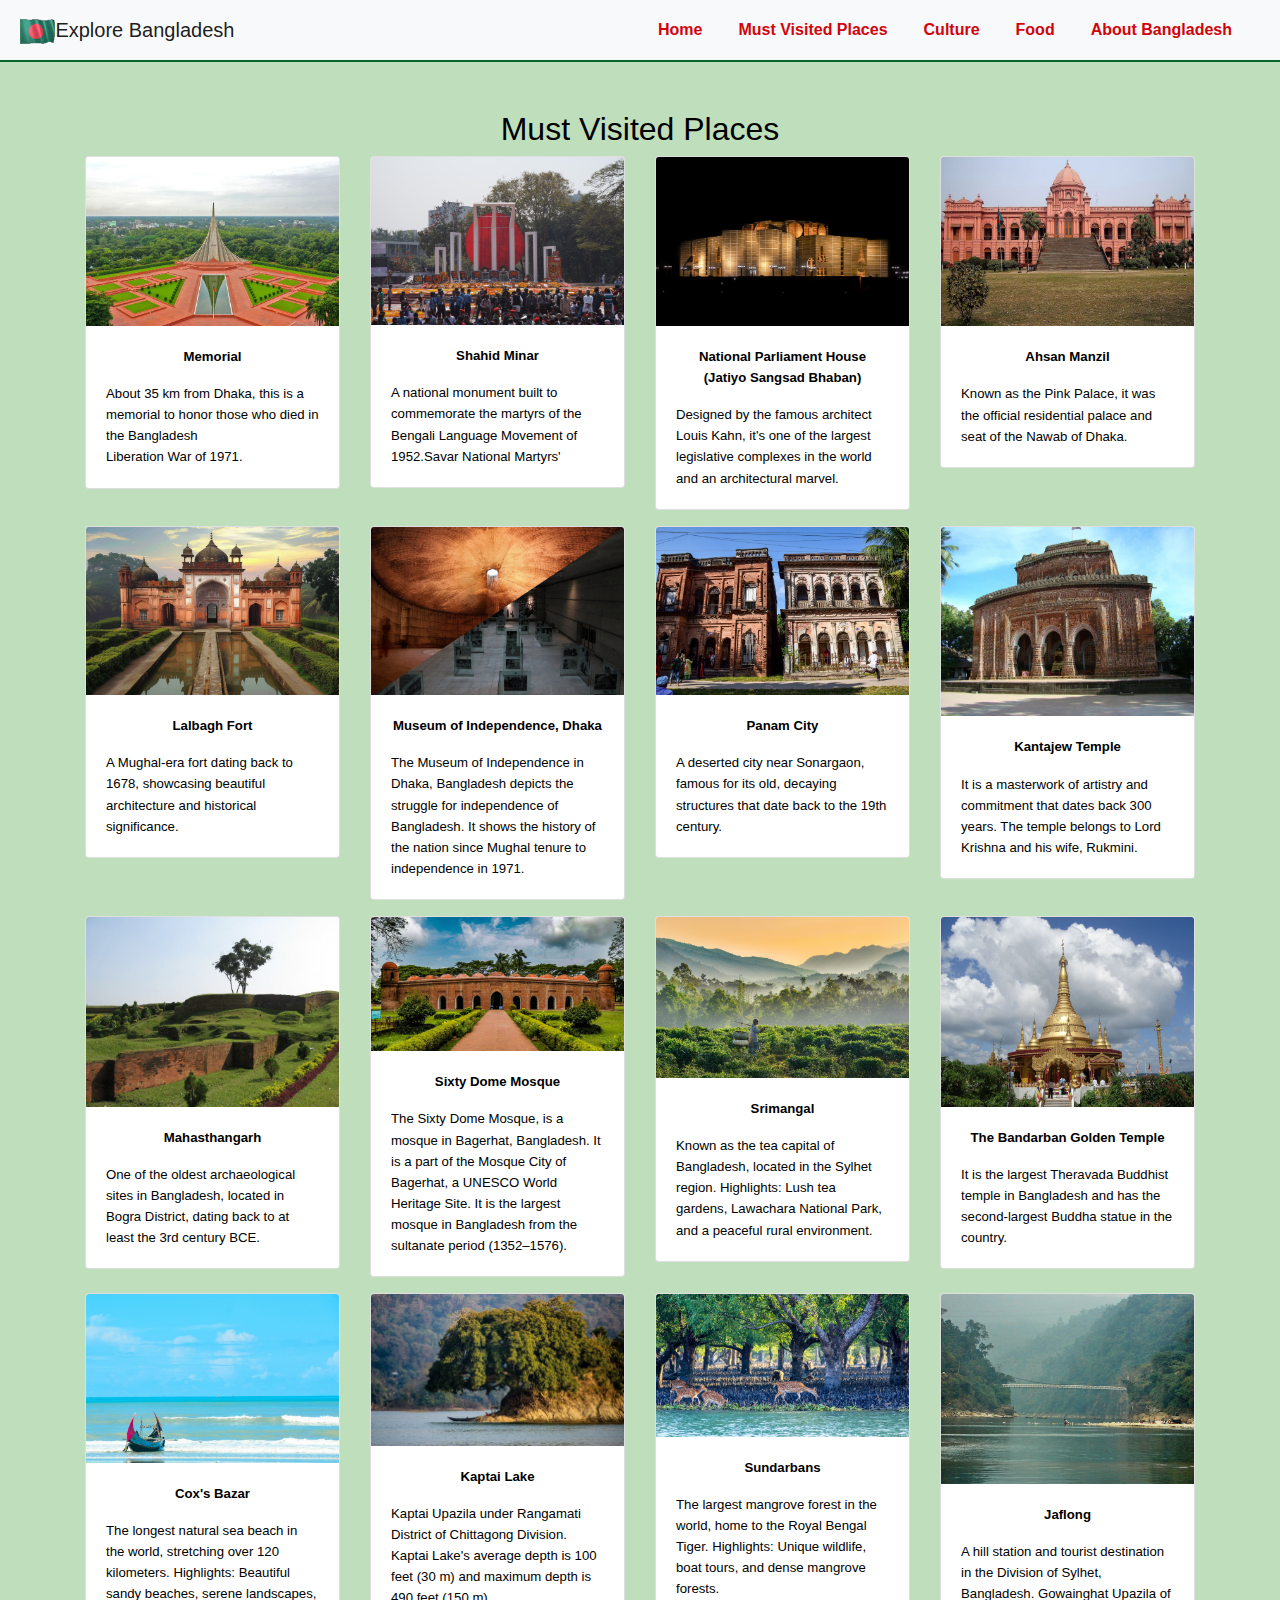
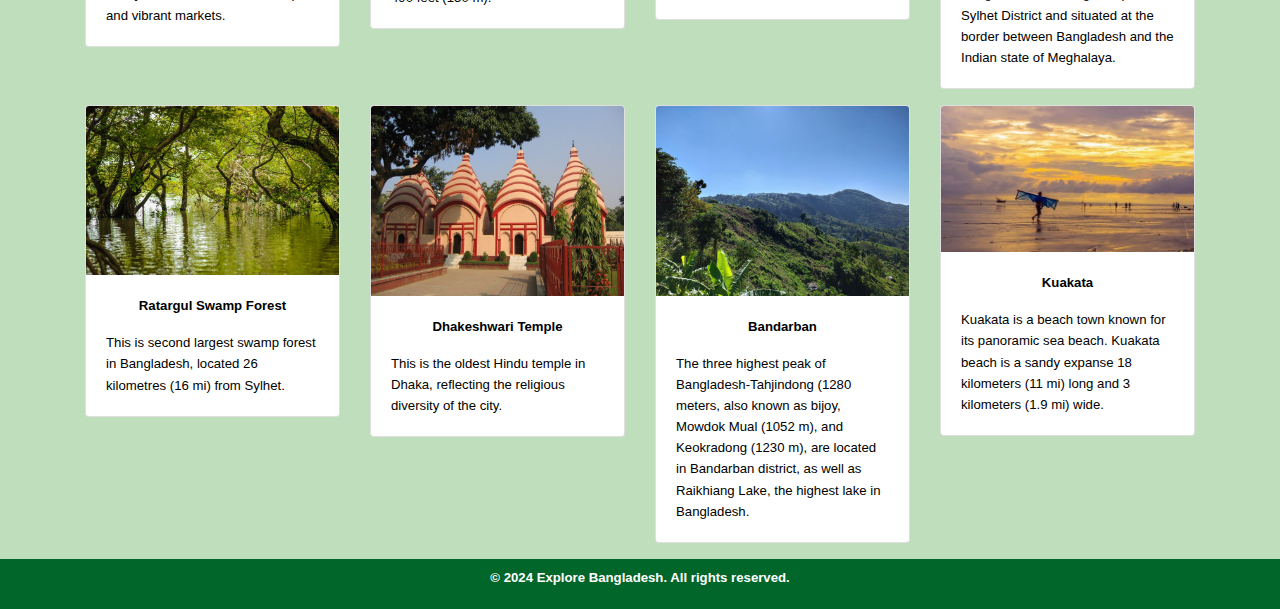
<file: visite.html>
<!DOCTYPE html>
<html lang="en">
<head>
    <meta charset="UTF-8">
    <meta name="viewport" content="width=device-width, initial-scale=1.0">
    <title>Must Visited Places - Explore Bangladesh</title>
    <link rel="stylesheet" href="https://maxcdn.bootstrapcdn.com/bootstrap/4.5.2/css/bootstrap.min.css">
    <link rel="stylesheet" href="styles.css">
</head>
<body>
    
    <!-- Include Navbar -->
    <nav class="navbar navbar-expand-lg navbar-light bg-light">
        <a class="navbar-brand" href="index.html">
            <img src="img/Bangladesh-xs.gif" alt="Logo" style="width: 15%; height: 15%;">Explore Bangladesh</a>
        <button class="navbar-toggler" type="button" data-toggle="collapse" data-target="#navbarNav" aria-controls="navbarNav" aria-expanded="false" aria-label="Toggle navigation">
            <span class="navbar-toggler-icon"></span>
        </button>
        <div class="collapse navbar-collapse" id="navbarNav">
            <ul class="navbar-nav ml-auto">
                <li class="nav-item">
                    <a class="nav-link" href="index.html">Home</a>
                </li>
                <li class="nav-item">
                    <a class="nav-link" href="visite.html">Must Visited Places</a>
                </li>
                <li class="nav-item">
                    <a class="nav-link" href="culture.html">Culture</a>
                </li>
                <li class="nav-item">
                    <a class="nav-link" href="food.html">Food</a>
                </li>
                <li class="nav-item">
                    <a class="nav-link" href="about.html">About Bangladesh</a>
                </li>
            </ul>
        </div>
    </nav>

    <div class="container mt-5">
        <h2 class="text-center">Must Visited Places</h2>
        <div class="row" style="font-size: 11px;">
            <!-- Card 1 -->
            <div class="col-md-3">
                <div class="card mb-3">
                    <img src="img/WhatsApp Image 2024-07-13 at 03.18.02_93db4308.jpg" class="card-img-top" alt="Place 1">
                    <div class="card-body">
                        <p class="card-text" style="text-align: center;"><b>Memorial</b>
                        <p class="card-text">About 35 km from Dhaka, this is a memorial to honor those who died in the Bangladesh Liberation War of 1971.</p>
                    </div>
                </div>
            </div>
            <!-- Card 2 -->
            <div class="col-md-3">
                <div class="card mb-3">
                    <img src="img/WhatsApp Image 2024-07-13 at 03.18.02_35b4a796.jpg" class="card-img-top" alt="Place 2">
                    <div class="card-body">
                        <p class="card-text" style="text-align: center;"><b>Shahid Minar</b>
                        <p class="card-text">A national monument built to commemorate the martyrs of the Bengali Language Movement of 1952.Savar National Martyrs'</p>
                    </div>
                </div>
            </div>
            <!-- Card 3 -->
            <div class="col-md-3">
                <div class="card mb-3">
                    <img src="img/WhatsApp Image 2024-07-13 at 04.06.15_3c244fe6.jpg" class="card-img-top" alt="Place 3">
                    <div class="card-body">
                        <p class="card-text" style="text-align: center;"><b>National Parliament House (Jatiyo Sangsad Bhaban)</b>
                        <p class="card-text">Designed by the famous architect Louis Kahn, it's one of the largest legislative complexes in the world and an architectural marvel.</p>
                    </div>
                </div>
            </div>
            <!-- Card 4 -->
            <div class="col-md-3">
                <div class="card mb-3">
                    <img src="img/WhatsApp Image 2024-07-13 at 03.09.03_8286ffdc.jpg" class="card-img-top" alt="Place 3">
                    <div class="card-body">
                        <p class="card-text" style="text-align: center;"><b>Ahsan Manzil</b>
                        <p class="card-text">Known as the Pink Palace, it was the official residential palace and seat of the Nawab of Dhaka.</p>
                    </div>
                </div>
            </div>
            <!-- Card 5 -->
            <div class="col-md-3">
                <div class="card mb-3">
                    <img src="img/WhatsApp Image 2024-07-13 at 03.09.03_018d31e7.jpg" class="card-img-top" alt="Place 1">
                    <div class="card-body">
                        <p class="card-text" style="text-align: center;"><b>Lalbagh Fort</b>
                        <p class="card-text">A Mughal-era fort dating back to 1678, showcasing beautiful architecture and historical significance.</p>
                    </div>
                </div>
            </div>
            <!-- Card 6 -->
            <div class="col-md-3">
                <div class="card mb-3">
                    <img src="img/WhatsApp Image 2024-07-13 at 03.09.03_018d31e72.jpg" class="card-img-top" alt="Place 2">
                    <div class="card-body">
                        <p class="card-text" style="text-align: center;"><b>Museum of Independence, Dhaka</b>
                        <p class="card-text">The Museum of Independence in Dhaka, Bangladesh depicts the struggle for independence of Bangladesh. It shows the history of the nation since Mughal tenure to independence in 1971.</p>
                    </div>
                </div>
            </div>
            <!-- Card 7 -->
            <div class="col-md-3">
                <div class="card mb-3">
                    <img src="img/WhatsApp Image 2024-07-13 at 03.39.02_8bc7b167.jpg" class="card-img-top" alt="Place 3">
                    <div class="card-body">
                        <p class="card-text" style="text-align: center;"><b>Panam City</b>
                        <p class="card-text">A deserted city near Sonargaon, famous for its old, decaying structures that date back to the 19th century.</p>
                    </div>
                </div>
            </div>
            <!-- Card 8 -->
            <div class="col-md-3">
                <div class="card mb-3">
                    <img src="img/WhatsApp Image 2024-07-13 at 03.39.02_311aa818.jpg" class="card-img-top" alt="Place 1">
                    <div class="card-body">
                        <p class="card-text" style="text-align: center;"><b>Kantajew Temple</b>
                        <p class="card-text">It is a masterwork of artistry and commitment that dates back 300 years. The temple belongs to Lord Krishna and his wife, Rukmini.</p>
                    </div>
                </div>
            </div>
            <!-- Card 9 -->
            <div class="col-md-3">
                <div class="card mb-3">
                    <img src="img/WhatsApp Image 2024-07-13 at 03.39.02_11939ea8.jpg" class="card-img-top" alt="Place 2">
                    <div class="card-body">
                        <p class="card-text" style="text-align: center;"><b>Mahasthangarh</b>
                        <p class="card-text">One of the oldest archaeological sites in Bangladesh, located in Bogra District, dating back to at least the 3rd century BCE.</p>
                    </div>
                </div>
            </div>
            <!-- Card 10 -->
            <div class="col-md-3">
                <div class="card mb-3">
                    <img src="img/WhatsApp Image 2024-07-13 at 03.39.02_829225ae.jpg" class="card-img-top" alt="Place 3">
                    <div class="card-body">
                        <p class="card-text" style="text-align: center;"><b>Sixty Dome Mosque</b>
                        <p class="card-text">The Sixty Dome Mosque, is a mosque in Bagerhat, Bangladesh. It is a part of the Mosque City of Bagerhat, a UNESCO World Heritage Site. It is the largest mosque in Bangladesh from the sultanate period (1352–1576).</p>
                    </div>
                </div>
            </div>
            <!-- Card 11 -->
            <div class="col-md-3">
                <div class="card mb-3">
                    <img src="img/WhatsApp Image 2024-07-13 at 03.50.48_471a3991.jpg" class="card-img-top" alt="Place 1">
                    <div class="card-body">
                        <p class="card-text" style="text-align: center;"><b>Srimangal</b>
                        <p class="card-text">Known as the tea capital of Bangladesh, located in the Sylhet region. Highlights: Lush tea gardens, Lawachara National Park, and a peaceful rural environment.</p>
                    </div>
                </div>
            </div>
            <!-- Card 12 -->
            <div class="col-md-3">
                <div class="card mb-3">
                    <img src="img/WhatsApp Image 2024-07-13 at 03.45.52_946f19c1.jpg" class="card-img-top" alt="Place 2">
                    <div class="card-body">
                        <p class="card-text" style="text-align: center;"><b>The Bandarban Golden Temple</b>
                        <p class="card-text">It is the largest Theravada Buddhist temple in Bangladesh and has the second-largest Buddha statue in the country.</p>
                    </div>
                </div>
            </div>
            <!-- Card 13 -->
            <div class="col-md-3">
                <div class="card mb-3">
                    <img src="img/WhatsApp Image 2024-07-13 at 03.40.35_545c126f.jpg" class="card-img-top" alt="Place 3">
                    <div class="card-body">
                        <p class="card-text" style="text-align: center;"><b>Cox's Bazar</b>
                        <p class="card-text">The longest natural sea beach in the world, stretching over 120 kilometers. Highlights: Beautiful sandy beaches, serene landscapes, and vibrant markets.</p>
                    </div>
                </div>
            </div>
            <!-- Card 14 -->
            <div class="col-md-3">
                <div class="card mb-3">
                    <img src="img/WhatsApp Image 2024-07-13 at 03.41.49_3ce91568.jpg" class="card-img-top" alt="Place 3">
                    <div class="card-body">
                        <p class="card-text" style="text-align: center;"><b>Kaptai Lake</b>
                        <p class="card-text">Kaptai Upazila under Rangamati District of Chittagong Division. Kaptai Lake's average depth is 100 feet (30 m) and maximum depth is 490 feet (150 m).</p>
                    </div>
                </div>
            </div>
            <!-- Card 15 -->
            <div class="col-md-3">
                <div class="card mb-3">
                    <img src="img/WhatsApp Image 2024-07-13 at 03.42.30_40821c1c.jpg" class="card-img-top" alt="Place 1">
                    <div class="card-body">
                        <p class="card-text" style="text-align: center;"><b>Sundarbans</b>
                        <p class="card-text">The largest mangrove forest in the world, home to the Royal Bengal Tiger. Highlights: Unique wildlife, boat tours, and dense mangrove forests.</p>
                    </div>
                </div>
            </div>
            <!-- Card 16 -->
            <div class="col-md-3">
                <div class="card mb-3">
                    <img src="img/WhatsApp Image 2024-07-13 at 03.50.47_c8ac0ef9.jpg" class="card-img-top" alt="Place 2">
                    <div class="card-body">
                        <p class="card-text" style="text-align: center;"><b>Jaflong</b>
                        <p class="card-text">A hill station and tourist destination in the Division of Sylhet, Bangladesh. Gowainghat Upazila of Sylhet District and situated at the border between Bangladesh and the Indian state of Meghalaya.</p>
                    </div>
                </div>
            </div>
            <!-- Card 17 -->
            <div class="col-md-3">
                <div class="card mb-3">
                    <img src="img/WhatsApp Image 2024-07-13 at 03.49.20_6fed09b8.jpg" class="card-img-top" alt="Place 3">
                    <div class="card-body">
                        <p class="card-text" style="text-align: center;"><b>Ratargul Swamp Forest</b>
                        <p class="card-text">This is second largest swamp forest in Bangladesh, located 26 kilometres (16 mi) from Sylhet.</p>
                    </div>
                </div>
            </div>
            <!-- Card 18 -->
            <div class="col-md-3">
                <div class="card mb-3">
                    <img src="img/1440px-Shiva_temples_Dhakeshwari_Mandir_2_by_Ragib_Hasan.jpg" class="card-img-top" alt="Place 3">
                    <div class="card-body">
                        <p class="card-text" style="text-align: center;"><b>Dhakeshwari Temple</b>
                        <p class="card-text">This is the oldest Hindu temple in Dhaka, reflecting the religious diversity of the city.</p>
                    </div>
                </div>
            </div>
            <!-- Card 19 -->
            <div class="col-md-3">
                <div class="card mb-3">
                    <img src="img/WhatsApp Image 2024-07-13 at 03.46.29_cb433988.jpg" class="card-img-top" alt="Place 3">
                    <div class="card-body">
                        <p class="card-text" style="text-align: center;"><b>Bandarban</b>
                        <p class="card-text">The three highest peak of Bangladesh-Tahjindong (1280 meters, also known as bijoy, Mowdok Mual (1052 m), and Keokradong (1230 m), are located in Bandarban district, as well as Raikhiang Lake, the highest lake in Bangladesh.</p>
                    </div>
                </div>
            </div>
            <!-- Card 20 -->
            <div class="col-md-3">
                <div class="card mb-3">
                    <img src="img/2022-02-23.jpg" class="card-img-top" alt="Place 3">
                    <div class="card-body">
                        <p class="card-text" style="text-align: center;"><b>Kuakata</b>
                        <p class="card-text">Kuakata is a beach town known for its panoramic sea beach. Kuakata beach is a sandy expanse 18 kilometers (11 mi) long and 3 kilometers (1.9 mi) wide.</p>
                    </div>
                </div>
            </div>
        </div>
    </div>

    <!-- Footer -->
    <footer id="footer">
        <p><b>&copy; 2024 Explore Bangladesh. All rights reserved.</b></p>
    </footer>

    <!-- Optional JavaScript -->
    <script src="https://code.jquery.com/jquery-3.5.1.slim.min.js"></script>
    <script src="https://cdn.jsdelivr.net/npm/@popperjs/core@2.9.2/dist/umd/popper.min.js"></script>
    <script src="https://maxcdn.bootstrapcdn.com/bootstrap/4.5.2/js/bootstrap.min.js"></script>
</body>
</html>
</file>
<file: styles.css>
body {
    background-color: #bfdebc;
    color: black; 
    font-family: "Gill Sans", sans-serif;
    margin: 0;
    padding: 0;
}

/* Navbar Styling */
.navbar {
    background-color: #01662A;
    border-bottom: 2px solid #01662A;
    padding: 10px 20px;
}

.navbar-nav .nav-item .nav-link {
    color: #d1040c;
    font-weight: bold;
    margin-right: 20px;
    transition: color 0.3s ease;
}

.navbar-nav .nav-item .nav-link:hover {
    color: #023811;
}

/* Jumbotron Styling */
.jumbotron {
    background-color: #01662A;
    color: #fff; /* White text color */
    padding: 20px 20px;
    display: flex;
    align-items: center;
}

/* Footer Styling */
footer {
    color: white;
    text-align: center;
    background-color: #01662A;
    left: 0;
    bottom: 0;
    width: 100%;
    padding: 8px 0px 5px 0px;
    font-size: 11px;
}

/* Content Column Styling */
.content-column {
    width: 50%;
    padding: 20px;
    float: left;
    box-sizing: border-box;
}

/* Additional Styling */
h1 {
    font-size: 2.5em;
    margin-bottom: 20px;
}

p {
    font-size: 1.2em;
    line-height: 1.6;
}

/* Responsive Design */
@media (max-width: 768px) {
    .navbar-nav .nav-item .nav-link {
        margin-right: 10px;
    }

    .content-column {
        width: 100%;
        padding: 10px;
        float: none;
    }

    h1 {
        font-size: 2em;
    }

    p {
        font-size: 1em;
    }
}

@media (max-width: 576px) {
    .navbar-nav .nav-item .nav-link {
        margin-right: 5px;
    }

    .jumbotron {
        padding: 10px 10px;
        flex-direction: column;
    }
}

.card1 {
    border: none;
    border-radius: 10px;
    background-color: white;
}
.card-body1 {
    display: flex;
    flex-direction: row;
    align-items: center;
}
.card-body1 img {
    width: 450px;
    height: auto;
}
.card-body1 p {
    margin: 0;
}
</file>
